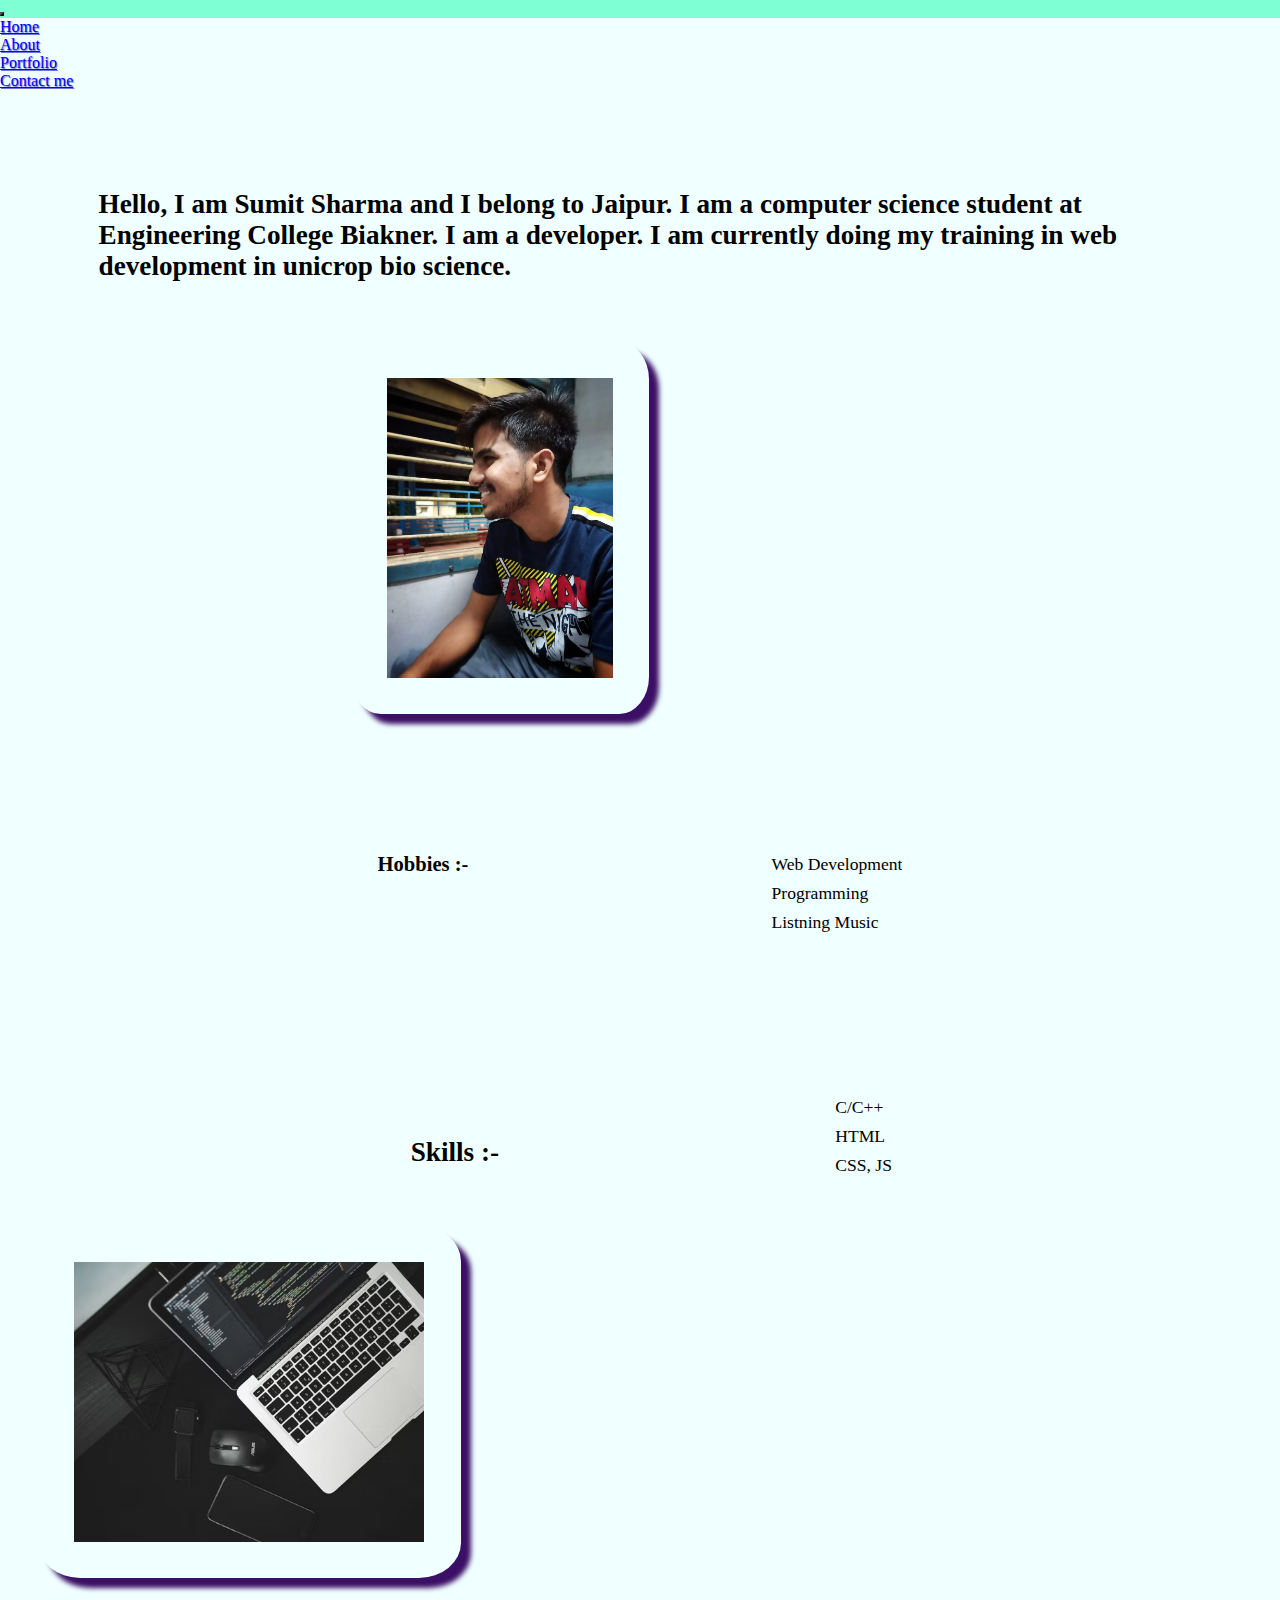
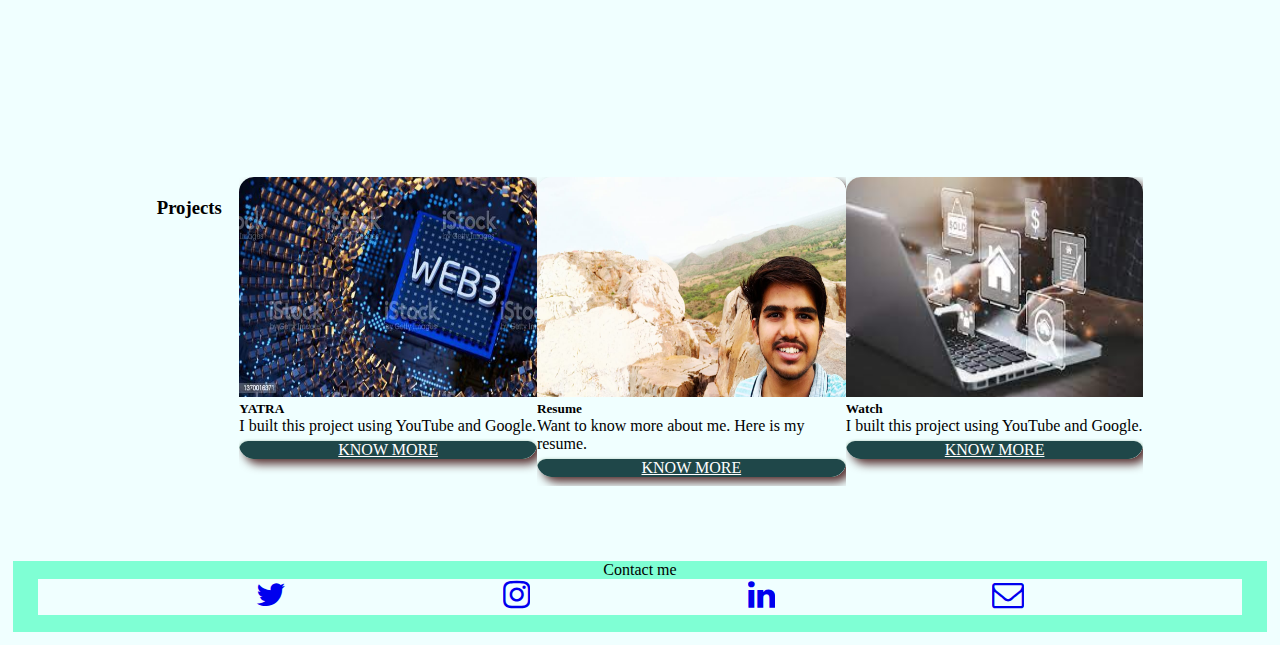
<file: index.html>
<!doctype html>
<html lang="en">

<head>
  <!-- Required meta tags -->
  <meta charset="utf-8">
  <meta name="viewport" content="width=device-width, initial-scale=1">

  <link rel="stylesheet" href="https://cdnjs.cloudflare.com/ajax/libs/font-awesome/4.7.0/css/font-awesome.min.css">

  <!-- Bootstrap CSS -->
  <link href="https://cdn.jsdelivr.net/npm/bootstrap@5.0.2/dist/css/bootstrap.min.css" rel="stylesheet"
    integrity="sha384-EVSTQN3/azprG1Anm3QDgpJLIm9Nao0Yz1ztcQTwFspd3yD65VohhpuuCOmLASjC" crossorigin="anonymous">

  <link rel="stylesheet" href="portfolio.css">
  <title>A Single Page</title>
</head>

<body>


  <section class="NavBar">
    <nav class="navbar navbar-expand-lg navbar-light">
      <div class="container-fluid">
        <!-- <a class="navbar-brand" href="#">Navbar</a> -->
        <button class="navbar-toggler" type="button" data-bs-toggle="collapse" data-bs-target="#navbarNav"
          aria-controls="navbarNav" aria-expanded="false" aria-label="Toggle navigation">
          <span class="navbar-toggler-icon"></span>
        </button>

        <div class="collapse navbar-collapse text-center justify-content-end" id="navbarNav">
          <ul class="navbar-nav ">
            <li class="nav-item">
              <a class="nav-link" href="#" aria-current="page">
                Home
              </a>
            </li>
            <li class="nav-item">
              <a class="nav-link" href="#">
                About
              </a>
            </li>
            <li class="nav-item">
              <a class="nav-link" href="#">
                Portfolio
              </a>
            </li>
            <li class="nav-item">
              <a class="nav-link" href="#contact">
                Contact me
              </a>
            </li>
          </ul>

        </div>
      </div>
    </nav>
  </section>



  <section class="aboutme">
    <!-- <div class="row"> -->
      <h1 class="textheader">
              Hello, I am Sumit Sharma and I belong to Jaipur. I am a computer science student at Engineering College Biakner. I am a developer. I am currently doing my training in web development in unicrop bio science.
      </h1>
    <!-- </div> -->
    <div class="row">
      <div class="col-lg-5">
        <img class="Sumit" src="Sumit.jpeg" alt="" height="300px">
      </div>
      <div class="col-lg-7 textlorem">
        <h3 class="ddd">Hobbies :-</h3>
        <ul>
          <li>
            Web Development
          </li>
          <li>
            Programming
          </li>
            Listning Music
        </ul>
      </div>
    </div>



    <div class="row aboutme2">
      <div class="col-lg-7 textlorem1">
       <h3 class="skills">Skills :-</h3>
       <ul>
        <li>
          C/C++
        </li>
        <li>
          HTML
        </li>
        <li>
          CSS, JS
        </li>
       </ul>
      </div>
      <div class="col-lg-5" >
        <img class="Sumit2" src="dev4.avif" alt="" width="350px">
      </div>
    </div>

  </section>


  <section class="cardz">
    
    <div class="row cardz">
      <h3 class="projects">Projects</h3>
      <div class="col-lg-3">
        <div class="card cardstyle">
          <img src="web1.jpg" alt="" height="220px" width="310px">
          <div class="card-body">
            <h5 class="card-title">YATRA</h5>
            <div class="card-text">
              I built this project using YouTube and Google.
            </div>
            <a href="tourism.html" target="_blank" class="btn btnstyle" >KNOW MORE</a>
          </div>

        </div>
      </div>
      <div class="col-lg-3">
        <div class="card cardstyle">
          <img src="sumit2.jpeg" alt="" height="220px" width="310px">
          <div class="card-body">
            <h5 class="card-title">Resume</h5>
            <div class="card-text">
              
              Want to know more about me. Here is my resume.

            </div>
            <a href="Resume.html" target="_blank" class="btn btnstyle">KNOW MORE</a>
          </div>

        </div>
      </div>
      <div class="col-lg-3">
        <div class="card cardstyle">
          <img src="web3.jfif" alt="" height="220px" width="310px">
          <div class="card-body">
            <h5 class="card-title">Watch</h5>
            <div class="card-text">
              I built this project using YouTube and Google.
            </div>
            <a href="watch.html" target="_blank" class="btn btnstyle">KNOW MORE</a>
          </div>

        </div>
      </div>
    </div>
  </section>



  <section class="footers">

    <div class="footer1" id="contact">
      Contact me
    </div>

    <footer class="footer2">

      <div class="col-lg-3">
        <div class="iconstyle">
          <a href="https://twitter.com/login" target="_blank"><i class="fa fa-twitter fa-2x" aria-hidden="true"></i></a>
        </div>
      </div>
      <div class="col-lg-3">
        <div class="iconstyle">
          <a href="https://www.instagram.com/?hl=en" target="_blank"><i class="fa fa-instagram fa-2x" aria-hidden="true"></i></a>
        </div>
      </div>
      <div class="col-lg-3">
        <div class="iconstyle">
          <a href="https://www.linkedin.com/signup" target="_blank"><i class="fa fa-linkedin fa-2x" aria-hidden="true"></i></a>
        </div>
      </div>
      <div class="col-lg-3">
        <div class="iconstyle">
          <a href="https://support.google.com/mail/answer/56256?hl=en" target="_blank"><i class="fa fa-envelope-o fa-2x" aria-hidden="true"></i></a>
        </div>
      </div>
    </footer>

  </section>

  <script src="https://cdn.jsdelivr.net/npm/bootstrap@5.0.2/dist/js/bootstrap.bundle.min.js"
    integrity="sha384-MrcW6ZMFYlzcLA8Nl+NtUVF0sA7MsXsP1UyJoMp4YLEuNSfAP+JcXn/tWtIaxVXM"
    crossorigin="anonymous"></script>


</body>

</html>
</file>
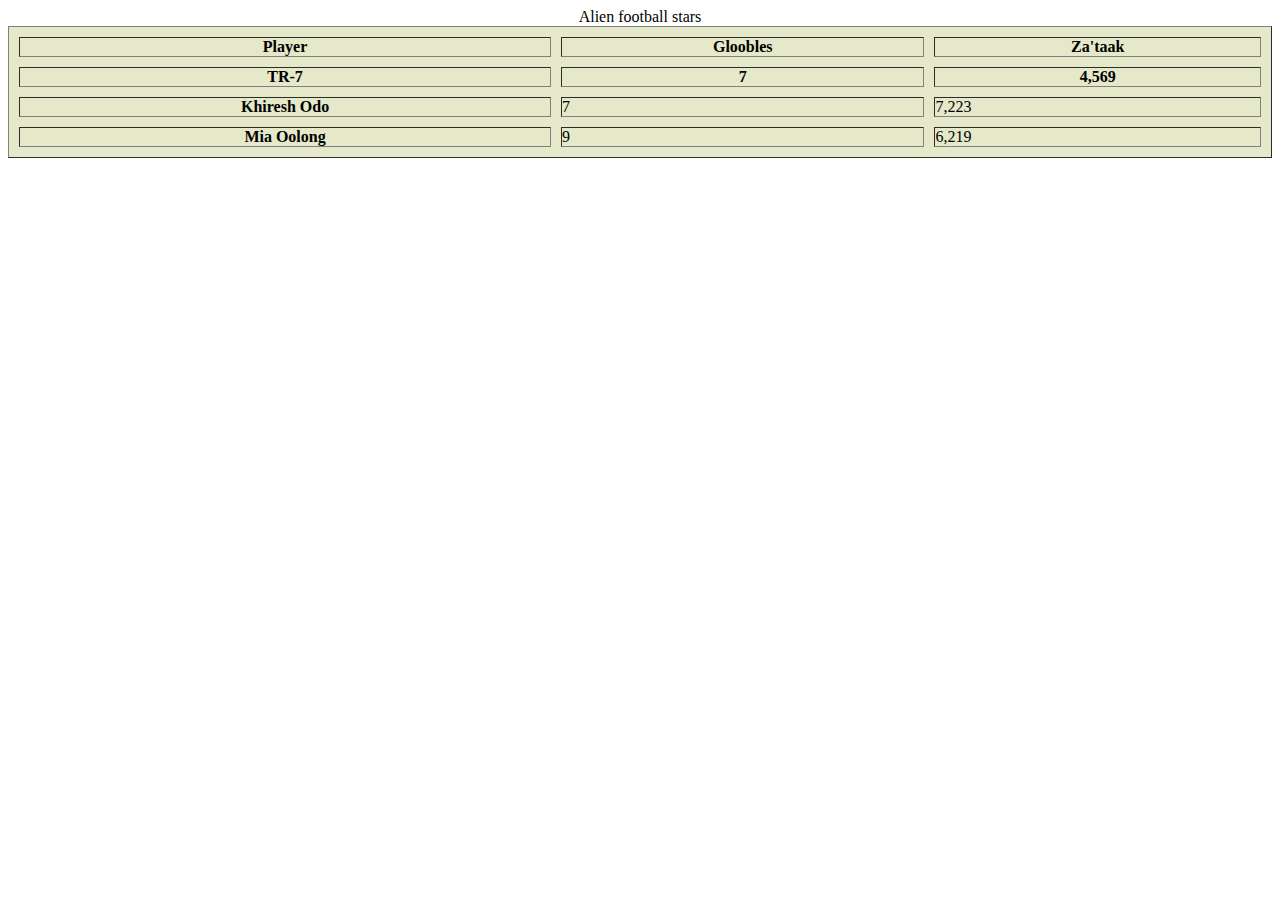
<file: demo.html>
<!DOCTYPE html>
<html lang="en">
<head>
    <meta charset="UTF-8">
    <meta http-equiv="X-UA-Compatible" content="IE=edge">
    <meta name="viewport" content="width=device-width, initial-scale=1.0">
    <title>Document</title>
</head>
<body>
    <table id="header" border="1" 
    width="100%" cellpadding="0" cellspacing="10" bgcolor="#E5E8C9">
        <caption>Alien football stars</caption>
        <tr>
            <th scope="col">Player</th>
            <th scope="col">Gloobles</th>
            <th scope="col">Za'taak</th>
        </tr>
        <tr>
            <th scope="row">TR-7</th>
            <th>7</th>
            <th>4,569</th>
        </tr>
        <tr>
            <th scope="row">Khiresh Odo</th>
            <td>7</td>
            <td>7,223</td>
        </tr>
        <tr>
            <th scope="row">Mia Oolong</th>
            <td>9</td>
            <td>6,219</td>
        </tr>
    </table>
</body>
</html>
</file>
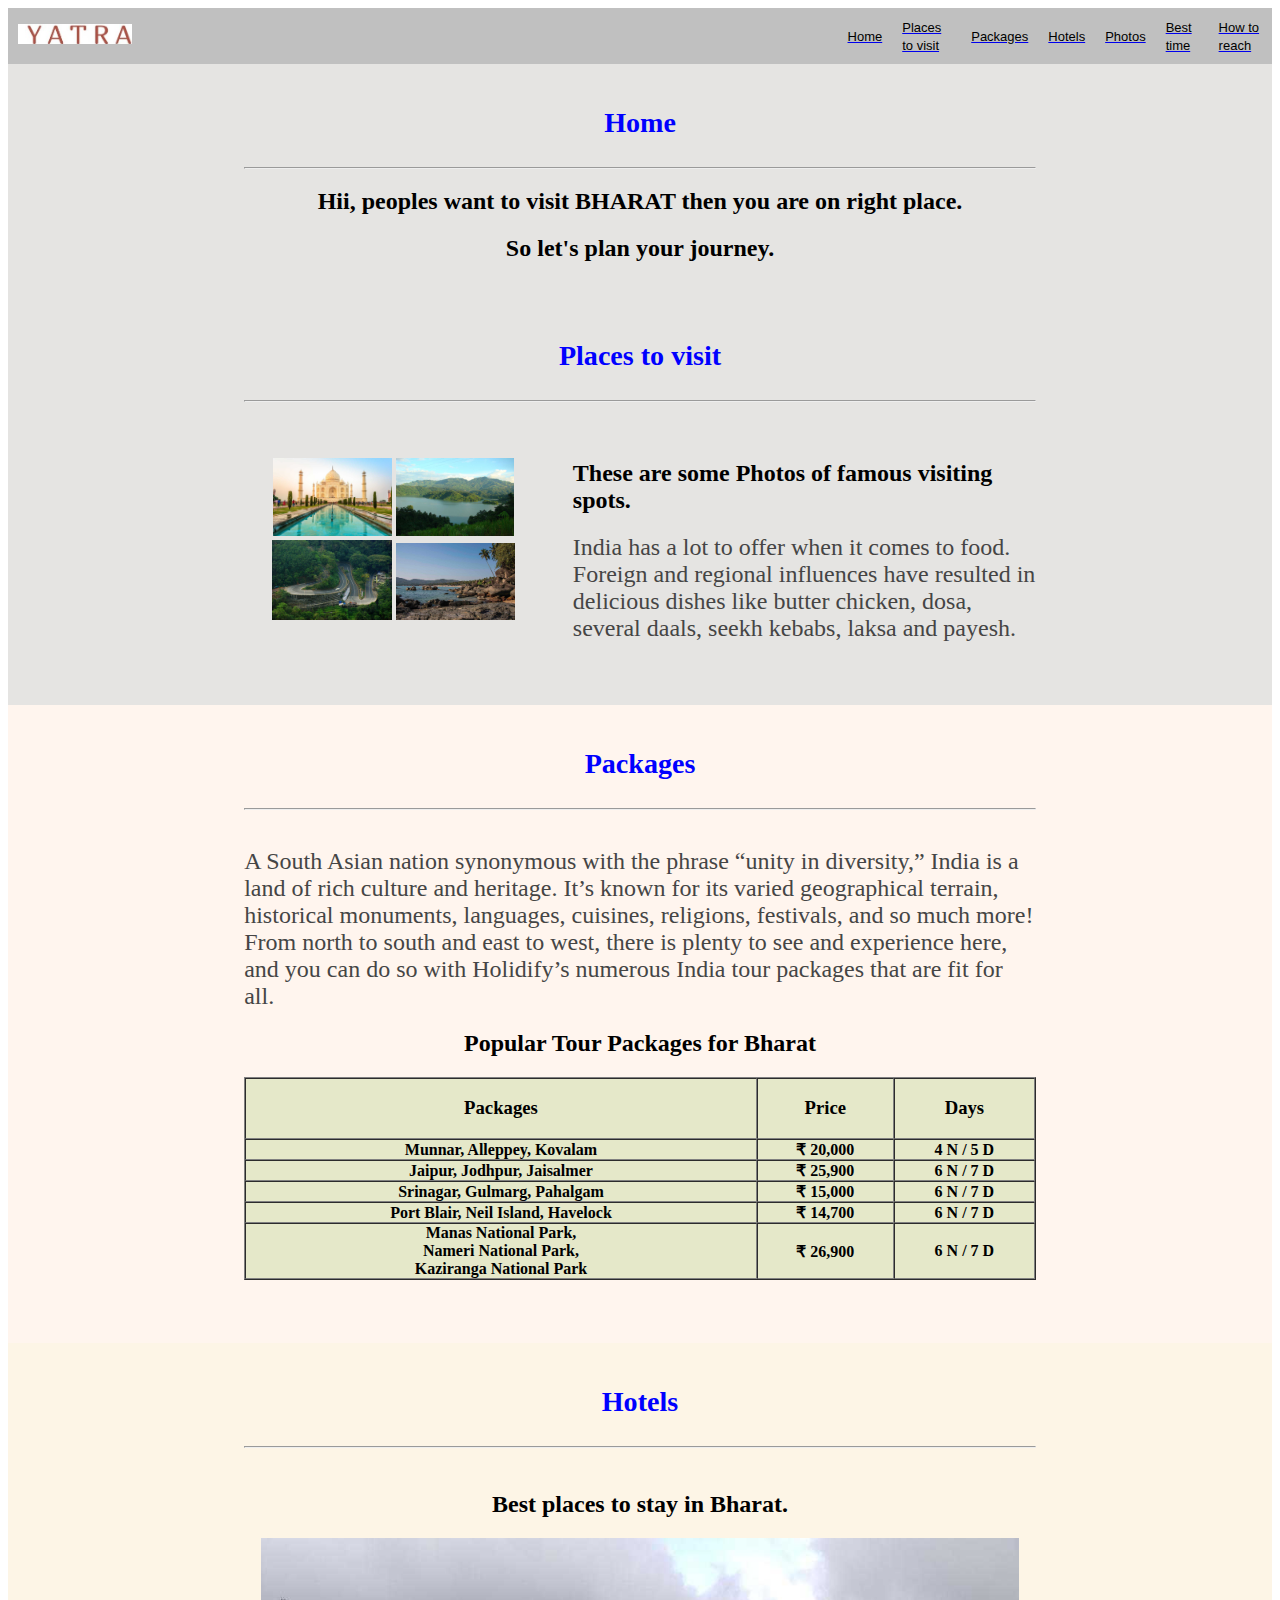
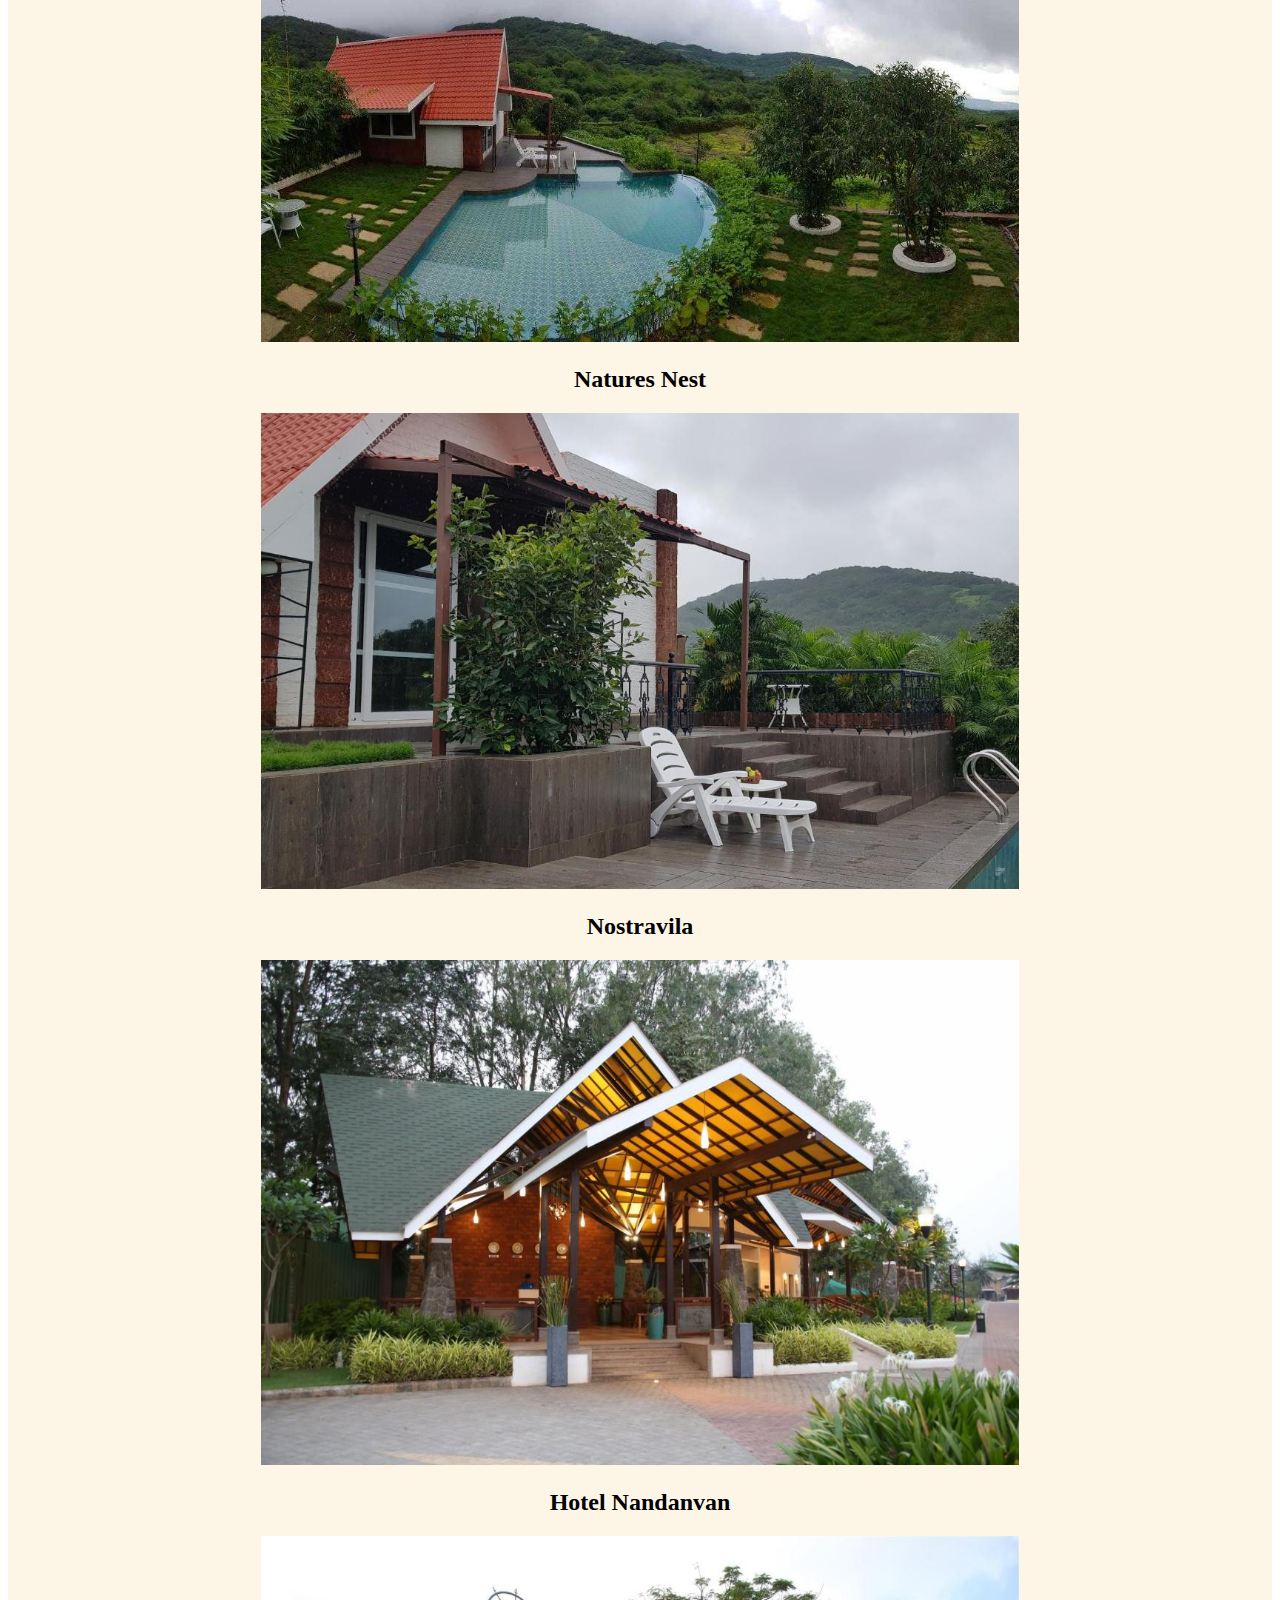
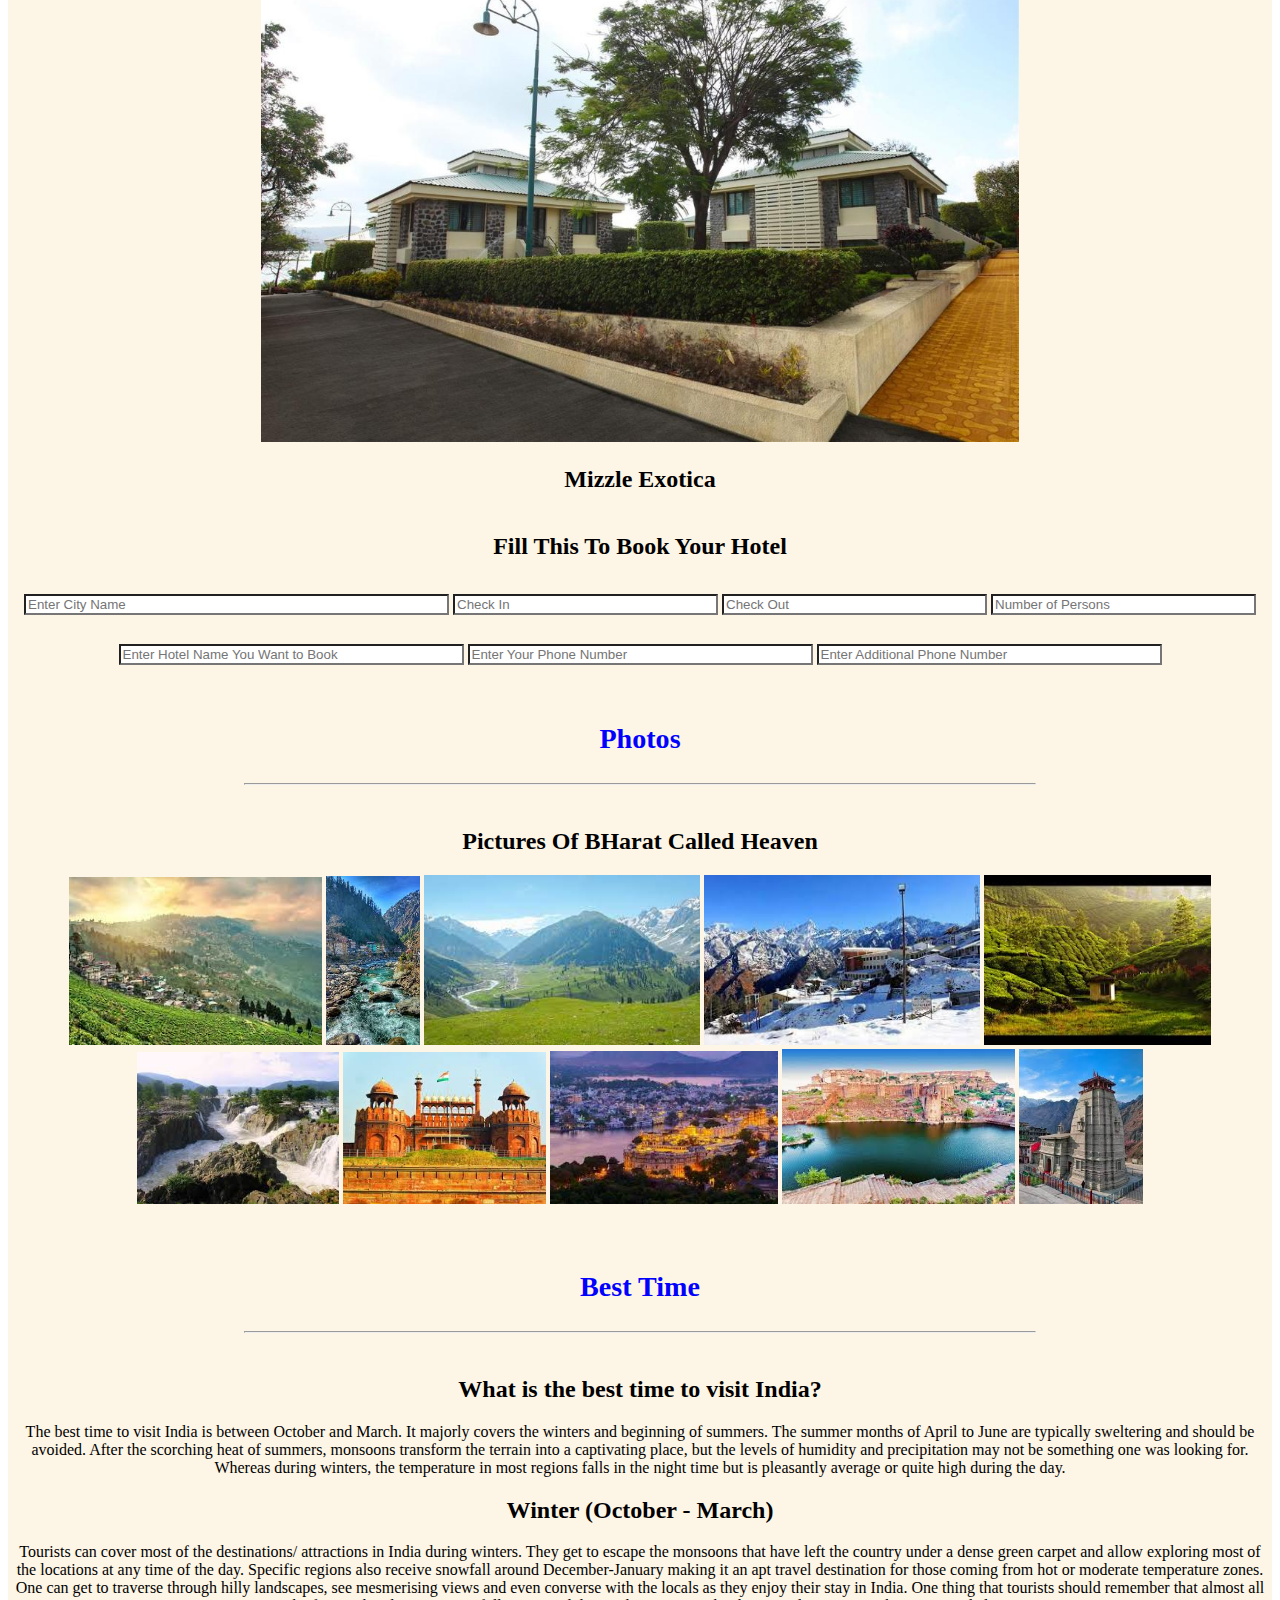
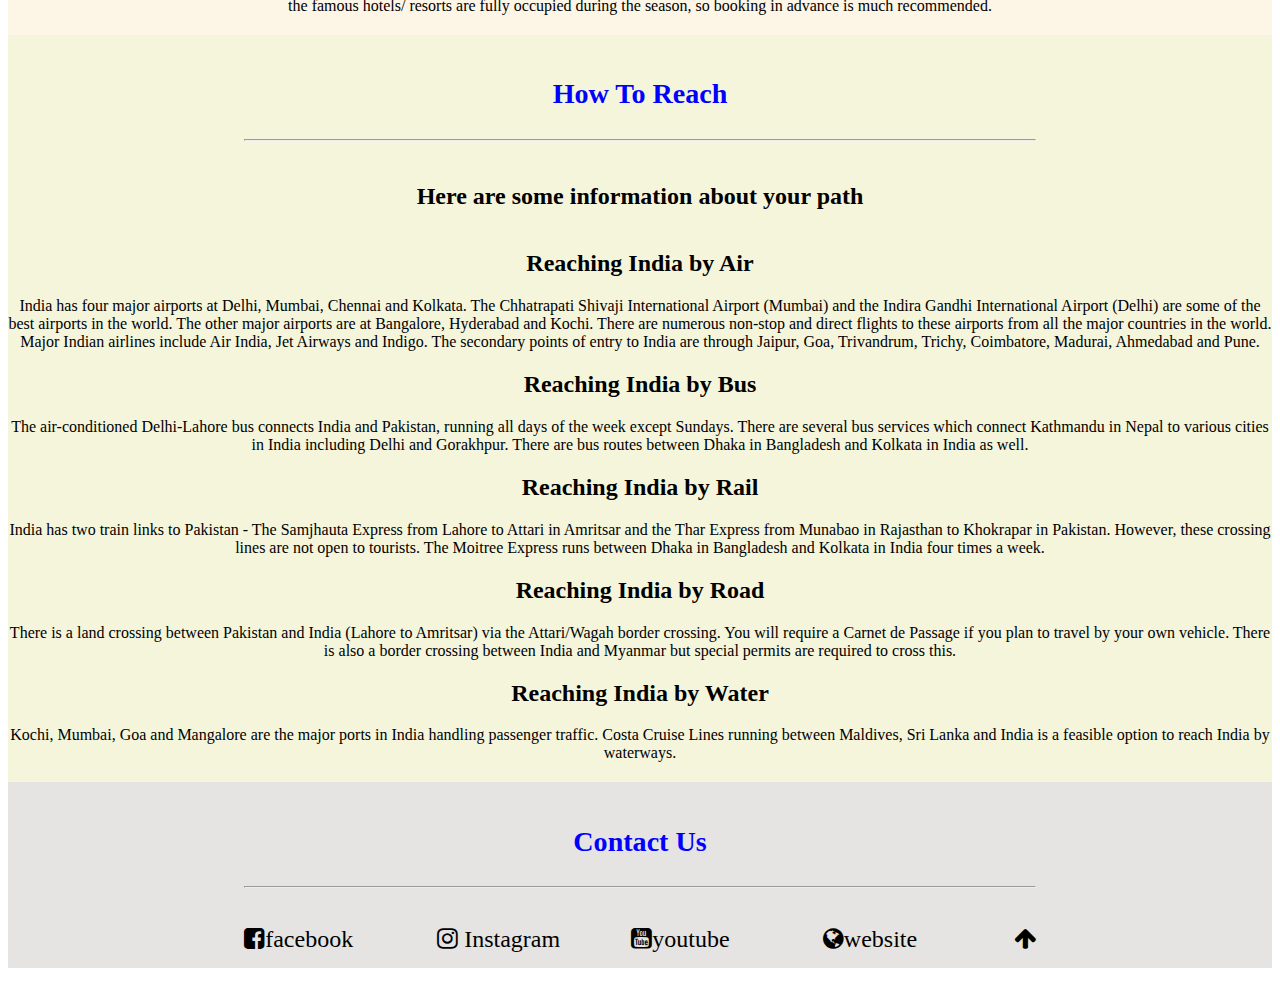
<file: tourism.html>
<!DOCTYPE html>
<html lang="en">
<head>
    <meta charset="UTF-8">
    <meta http-equiv="X-UA-Compatible" content="IE=edge">
    <meta name="viewport" content="width=device-width, initial-scale=1.0">
    <meta name="description" content="Fulfill your dream of visiting BHARAT.with us and enjoy and add some more joyful moments your memories. So plan your journey now.">
    <title>YATRA.com</title>
 <link rel="shortcut icon" href="favicon.ico" type="image/x-icon">
 <link  href="https://cdnjs.cloudflare.com/ajax/libs/font-awesome/4.7.0/css/font-awesome.min.css" rel="stylesheet">
</head>
<body>
   <!-- Start header -->
        <table id="header" border="0"
        width="100%" cellpadding="0" cellspacing="0" bgcolor="#C0C0C0">
        <tr>
           <td>
               <table border="0" cellpadding="10" cellspacing="0" >
                <tr>
                    <td>
                        <img src="img11.jpeg" height="20px" alt="Error">
                    </td>
                    <td width="55%">
                        &nbsp;
                    </td>
                    <td>
                        <a href="#home">
                            <font face="arial" color="black" size="2" align="center">Home</font>
                            
                        </a>
                    </td>
                    <td>
                        <a href="#places to visit">
                            <font face="arial" color="black" size="2">Places to visit</font>
                        </a>
                    </td>
                    <td>
                        <a href="#packages">
                            <font face="arial" color="black" size="2">Packages</font>
                        </a>
                    </td>
                    <td>
                        <a href="#hotels">
                            <font face="arial" color="black" size="2">Hotels</font>
                        </a>
                    </td>
                    <td>
                        <a href="#photos">
                            <font face="arial" color="black" size="2">Photos</font>
                        </a>
                    </td>
                    <td>
                        <a href="#best time">
                            <font face="arial" color="black" size="2">Best time</font>
                        </a>
                    </td>
                    <td>
                        <a href="#how to reach">
                            <font face="arial" color="black" size="2">How to reach</font>
                        </a>
                    </td>
                </tr>

               </table>
           </td> 
        </tr>

        </table>
   <!-- End header -->
    <!--Start home page  -->
    <table id="home" border="0"
        width="100%" cellpadding="0" cellspacing="0" bgcolor="#E5E4E2">
        <tr>
           <td>
               <table border="0" width="65%" cellpadding="15" cellspacing="0" align="center">
                    <tr>
                        <td height="10" align="center" valign="middle">
                            <font face="ariel" color="blue" size="5" ><h3>Home</h3></font>
                            <hr>
                            <h3>
                            <font face="ariel" color="black" size="5" >Hii, peoples want to visit BHARAT then you are on right place.</font>
                            </h3>
                            <h2>
                            <font face="ariel" color="black" size="5">So let's plan your journey. </font>
                            </h2>
                        </td>    
                    </tr>
                </table>
            </td>        
        </tr>
    </table>          
    <!-- End home page -->
    <!-- Start places to visit -->
    <table id="places to visit" border="0"
        width="100%" cellpadding="0" cellspacing="0" bgcolor="#E5E4E2">
        <tr>
           <td>
               <table border="0" width="65%" cellpadding="15" cellspacing="0" align="center">
                   <!-- Heading satrt -->
                    <tr>
                        <td height="10" align="center" valign="middle" colspan="2">
                            
                            <font face="ariel" color="blue" size="5" ><h3>Places to visit</h3></font>
                            <hr>
                           
                        </td>    
                    </tr>
                    <!-- heading end -->
                    <tr>
                        <td width="40%" align="center">
                            <img src="INDIA.jpg" alt="Tajmahal" width="40%" >
                            <img src="INDIA2.jpg" alt="Nature" width="39.4%" >
                            <img src="INDIA3.jpg" alt="Roads" width="40%" >
                            <img src="INDIA4.jpg" alt="Beaches" width="40%">
                        </td>
                        <td width="90%">
                            <h2>These are some Photos of famous visiting spots.</h2>
                            <font face="ariel" color="#454545" size="5" >India has a lot to offer when it comes to food. Foreign and regional influences have resulted in delicious dishes like butter chicken, dosa, several daals, seekh kebabs, laksa and payesh.
                        </font>
                        </td>
                    </tr>
                    <tr>
                        <td>
                            &nbsp;
                        </td>
                    </tr>
                </table>
            </td>        
        </tr>
    </table>
    <!-- End places to visit -->
    <!-- start packages -->
    <table id="packages" border="0"
        width="100%" cellpadding="0" cellspacing="0" bgcolor="#FFF5EE">
        <tr>
           <td>
               <table border="0" width="65%" cellpadding="15" cellspacing="0" align="center">
                   <!-- Package Heading satrt -->
                    <tr>
                        <td height="10" align="center" valign="middle" colspan="2">
                            
                            <font face="ariel" color="blue" size="5" ><h3>Packages</h3></font>
                            <hr>
                           
                        </td>    
                    </tr>
                    <!-- Package heading end -->
                    
                    <tr>
                        
                        <td width="90%">
                            
                            <font face="ariel" color="#454545" size="5" >A South Asian nation synonymous with the phrase “unity in diversity,” India is a land of rich culture and heritage. It’s known for its varied geographical terrain, historical monuments, languages, cuisines, religions, festivals, and so much more! From north to south and east to west, there is plenty to see and experience here, and you can do so with Holidify’s numerous India tour packages that are fit for all.
                            </font>
                            <br>
                           
                            <h2 align="middle">Popular Tour Packages for Bharat</h2>
                           
                                <table id="header" border="1" 
                                     width="100%" cellpadding="0" cellspacing="0" bgcolor="#E5E8C9">
                       
                                     <!-- <tr>
                                        <th scope="col"><h3>Packages</h3></th>
                                        <th scope="col"><h3>Price</h3></th>
                                        <th scope="col"><h3>Days</h3></th>
                                    </tr>
                                    <tr>    
                                        <th>Munnar, Alleppey, Kovalam</th>
                                        <th>₹ 20,000</th>
                                        <th>4 N / 5 D</th>                                       
                                    </tr>
                                    <tr>    
                                        <th>Jaipur, Jodhpur, Jaisalmer</th>
                                        <th>₹ 25,900</th>
                                        <th>6 N / 7 D</th>                                       
                                    </tr>
                                    <tr>    
                                        <th>Srinagar, Gulmarg, Pahalgam</th>
                                        <th>₹ 15,000</th>
                                        <th>6 N / 7 D</th>                                       
                                    </tr>
                                    <tr>    
                                        <th>Port Blair, Neil <br>Island, Havelock</th>
                                        <th>₹ 14,700</th>
                                        <th>6 N / 7 D</th>                                       
                                    </tr>
                                    <tr>    
                                        <th>Manas National Park,<br> Nameri National Park,<br> Kaziranga National Park</th>
                                        <th>₹ 26,900</th>
                                        <th>6 N / 7 D</th>              
                                    </tr>  -->
                           
                           
                                    
                                        <tag>
                                            <th><h3>Packages</h3></th>
                                            <th><h3>Price</h3></th>
                                            <th><h3>Days</h3></th> 
                                        <tag>   
                                        <tr>
                                        <th>
                                            Munnar, Alleppey, Kovalam</th>
                                            <th>₹ 20,000</th>
                                            <th>4 N / 5 D</th> 
                                        </tr>
                                        <tr>   
                                            <th>Jaipur, Jodhpur, Jaisalmer</th>
                                            <th>₹ 25,900</th>
                                            <th>6 N / 7 D</th>
                                        </tr>
                                        <tr>
                                            <th>
                                            Srinagar, Gulmarg, Pahalgam</th>
                                            <th>₹ 15,000</th>
                                            <th>6 N / 7 D</th>
                                        </tr>
                                        <tr>
                                            <th>    
                                            Port Blair, Neil Island,
                                            Havelock
                                            </th>
                                            <th>₹ 14,700</th>
                                            <th>6 N / 7 D</th>

                                        </tr>
                                        <tr>
                                            <th>    
                                            Manas National Park,<br>
                                            Nameri National Park,<br>
                                            Kaziranga National Park  
                                            </th>
                                            <th>₹ 26,900</th>
                                            <th>6 N / 7 D</th>
                                        </tr>
                                    </tag>
                            
                                </table>
                        </td>
                    </tr>
                    <tr>
                        <td>
                            &nbsp;
                        </td>
                    </tr>
                </table>
            </td>        
        </tr>
    </table>
<!-- end packages -->
<!--Start Hotels-->
<table id="hotels" border="0"
width="100%" cellpadding="0" cellspacing="0" bgcolor="#FDF5E6">
    <tr>
        <td>
            <!-- Start Heading -->
            <table border="0" width="65%" cellpadding="15" cellspacing="0" align="center">
                <tr>
                    <td height="10" align="center" valign="middle">
                    
                        <font face="ariel" color="blue" size="5" ><h3>Hotels</h3></font>
                        <hr>
                   
                    </td>    
                </tr>
            </table>
            <!-- End Heading -->
            <h2 align="middle">Best places to stay in Bharat.</h2>
            <tr>
                <td align="middle">
                    <img src="Hotel.jpg" alt="Hotels" width="60%">
                    <h2>Natures Nest</h2>
                    <img src="Hotel2.jpg" alt="Hotels" width="60%">
                    <h2>Nostravila</h2>
                    <img src="Hotel3.jpg" alt="Hotels" width="60%">
                    <h2>Hotel Nandanvan</h2>
                    <img src="Hotel4.jpg" alt="Hotels" width="60%">
                    <h2>Mizzle Exotica</h2>
                </td>    
            </tr>
            <tr>
                <td align="center" valign="middle">    
                    <h2>Fill This To Book Your Hotel</h2>
                </td>
            </tr>        
            <form class="form-inline city-hotel-input">
                <tr>
                    <td height="50" align="center" valign="middle">
                        <input type="text" id="destination" type="search" placeholder="Enter City Name" size="50" aria-label="Search" autocomplete="off" spellcheck="false" dir="auto" style="position: relative; vertical-align: top; background-color: white;">
                        <input type="text" id="date" placeholder="Check In" size="30" autcomplete="off" style="position: relative; vertical-align: top; background-color: white;">
                        <input type="text" id="date" placeholder="Check Out" size="30" autcomplete="off" style="position: relative; vertical-align: top; background-color: white;">
                        <input type="text" id="date" placeholder="Number of Persons " size="30" autcomplete="off" style="position: relative; vertical-align: top; background-color: white;">
                    </td>
                </tr>    
                <tr>
                    <td height="50" align="center" valign="middle">
                        <input type="text" id="date" placeholder="Enter Hotel Name You Want to Book" size="40" autcomplete="off" style="position: relative; vertical-align: top; background-color: white;">
                        <input type="text" id="destination" type="search" placeholder="Enter Your Phone Number" size="40" aria-label="Search" autocomplete="off" spellcheck="false" dir="auto" style="position: relative; vertical-align: top; background-color: white;">
                        <input type="text" id="date" placeholder="Enter Additional Phone Number" size="40" autcomplete="off" style="position: relative; vertical-align: top; background-color: white;">
                    </td>
                </tr>    
            </form>   
        </td>
    </tr>        
</table>
<!-- End Hotels -->
<!-- Start Photos -->
<table id="photos" border="0" width="100%" cellspacing="0" cellpadding="0" bgcolor="#FDF5E6">
    <tr>
        <td>
            <table border="0" width="65%" cellspacing="0" cellpadding="15" align="center">
                <tr>
                    <td align="center" valign="middle">
                        <font face="ariel" color="blue" size="5"><h3>Photos</h3></font>
                        <hr>
                    </td>
                </tr>
            </table>
            <h2 align="center">Pictures Of BHarat Called Heaven</h2>
            <tr>
                <td align="center" valign="middle">
                    <img src="pic.jfif" alt="nature" width="20%">
                    <img src="pic2.jfif" alt="nature"width="7.5%">
                    <img src="pic3.jfif" alt="nature"width="21.8%">
                    <img src="pic4.jfif" alt="nature"width="21.8%">
                    <img src="pic5.jfif" alt="nature"width="18%">
                    <img src="pic6.jfif" alt="nature"width="16%">
                    <img src="pic7.jfif" alt="nature"width="16%">
                    <img src="pic8.jfif" alt="nature"width="18.1%">
                    <img src="pic9.jfif" alt="nature"width="18.4%">
                    <img src="pic10.jfif" alt="nature"width="9.8%">
                    <tr>
                        <td height="20"></td>
                    </tr>
                </td>
            </tr>
        </td>
    </tr>
</table>
<!-- End Photos -->
<!-- Best Time -->
<table id="best time" width="100%" border="0" cellspacing="0" cellpadding="0" bgcolor="#FDF5E6">
    <tr>
        <td>
            <table border="0" width="65%" cellspacing="0" cellpadding="15" align="center">
                <tr>
                    <td align="center" valign="middle">
                        <font face="ariel" color="blue" size="5"><h3>Best Time</h3></font>
                        <hr>
                    </td>
                </tr>
            </table>
                <h2 align="center" valign="middle">What is the best time to visit India?</h2>
                <tr>
                    <td align="center" valign="middle">
                        The best time to visit India is between October and March. It majorly covers the winters and beginning of summers. The summer months of April to June are typically sweltering and should be avoided. After the scorching heat of summers, monsoons transform the terrain into a captivating place, but the levels of humidity and precipitation may not be something one was looking for. Whereas during winters, the temperature in most regions falls in the night time but is pleasantly average or quite high during the day.
                        <h2>Winter (October - March)</h2> 
                        Tourists can cover most of the destinations/ attractions in India during winters. They get to escape the monsoons that have left the country under a dense green carpet and allow exploring most of the locations at any time of the day. Specific regions also receive snowfall around December-January making it an apt travel destination for those coming from hot or moderate temperature zones. One can get to traverse through hilly landscapes, see mesmerising views and even converse with the locals as they enjoy their stay in India. One thing that tourists should remember that almost all the famous hotels/ resorts are fully occupied during the season, so booking in advance is much recommended.
                    </td>
                    <tr><td height="20"></td></tr>
                </tr>
        </td>
    </tr>
</table>
<!-- End Best Time -->
<!-- Start How To Reach -->
<table id="how to reach" width="100%" border="0" cellspacing="0" cellpadding="0" bgcolor="#F5F5DC">
    <tr>
        <td>
            <table border="0" width="65%" cellspacing="0" cellpadding="15" align="center">
                <tr>
                    <td align="center" valign="middle">
                        <font face="ariel" color="blue" size="5"><h3>How To Reach</h3></font>
                        <hr>
                    </td>
                </tr>
            </table>
                <h2 align="center" valign="middle">Here are some information about your path</h2>
                <tr>
                    <td align="center" valign="middle">
                        <h2>Reaching India by Air</h2>
                        India has four major airports at Delhi, Mumbai, Chennai and Kolkata. The Chhatrapati Shivaji International Airport (Mumbai) and the Indira Gandhi International Airport (Delhi) are some of the best airports in the world. The other major airports are at Bangalore, Hyderabad and Kochi. There are numerous non-stop and direct flights to these airports from all the major countries in the world. Major Indian airlines include Air India, Jet Airways and Indigo. The secondary points of entry to India are through Jaipur, Goa, Trivandrum, Trichy, Coimbatore, Madurai, Ahmedabad and Pune.
                        
                        <h2>Reaching India by Bus</h2>
                        The air-conditioned Delhi-Lahore bus connects India and Pakistan, running all days of the week except Sundays. There are several bus services which connect Kathmandu in Nepal to various cities in India including Delhi and Gorakhpur. There are bus routes between Dhaka in Bangladesh and Kolkata in India as well.
                        
                        <h2>Reaching India by Rail</h2>
                        India has two train links to Pakistan - The Samjhauta Express from Lahore to Attari in Amritsar and the Thar Express from Munabao in Rajasthan to Khokrapar in Pakistan. However, these crossing lines are not open to tourists. The Moitree Express runs between Dhaka in Bangladesh and Kolkata in India four times a week.
                        
                        <h2>Reaching India by Road</h2>
                        There is a land crossing between Pakistan and India (Lahore to Amritsar) via the Attari/Wagah border crossing. You will require a Carnet de Passage if you plan to travel by your own vehicle. There is also a border crossing between India and Myanmar but special permits are required to cross this.
                        
                        <h2>Reaching India by Water</h2>
                        Kochi, Mumbai, Goa and Mangalore are the major ports in India handling passenger traffic. Costa Cruise Lines running between Maldives, Sri Lanka and India is a feasible option to reach India by waterways.  
                    </td>
                    <tr><td height="20"></td></tr>
                </tr>
        </td>
    </tr>
</table>
<!-- End How to Reach -->
<!-- Start Contact Us -->
<table id="header" width="100%" cellpadding="0" cellspacing="0" bgcolor="#E5E4E2">
    <tr>
        <td>
            <table width="65%" cellspacing="0" cellpadding="15" align="center">
                <tr>
                    <td align="center" valign="middle">
                        <font face="ariel" color="blue" size="5"><h3>Contact Us</h3></font>
                        <hr>
                    </td>
                </tr>
                    <table width="65%" cellspacing="0" cellpadding="15" align="center">
                        <tr>
                            <td width="25%" valign="top">
                                <font face="ariel" color="black" size="5"><span class="fa fa-facebook-square" aria-hidden="true"></span>facebook</font> 
                            </td>
                            <td width="25%" valign="top">
                                <font face="ariel" color="black" size="5"><span class="fa fa-instagram" aria-hidden="true"></span> Instagram</font>
                            </td>
                            <td width="25%" valign="top">
                                <font face="ariel" color="black" size="5"><span class="fa fa-youtube-square" aria-hidden="true"></span>youtube</font>
                            </td>
                            <td width="25%" valign="top">
                                <font face="ariel" color="black" size="5"><span class="fa fa-globe" aria-hidden="true"></span>website</font>
                            </td>
                            <td>
                                <a href="#header">
                                    <font face="ariel" color="black" size="5">
                                        <span class="fa fa-arrow-up" aria-hidden="true"></span>
                                    </font>
                                </a>
                            </td>
                        </tr>
                    </table>
            </table>
        </td>
    </tr>
</table>
<!-- End Contact Us -->
</body>
</html>
<pre>
</pre>
</file>
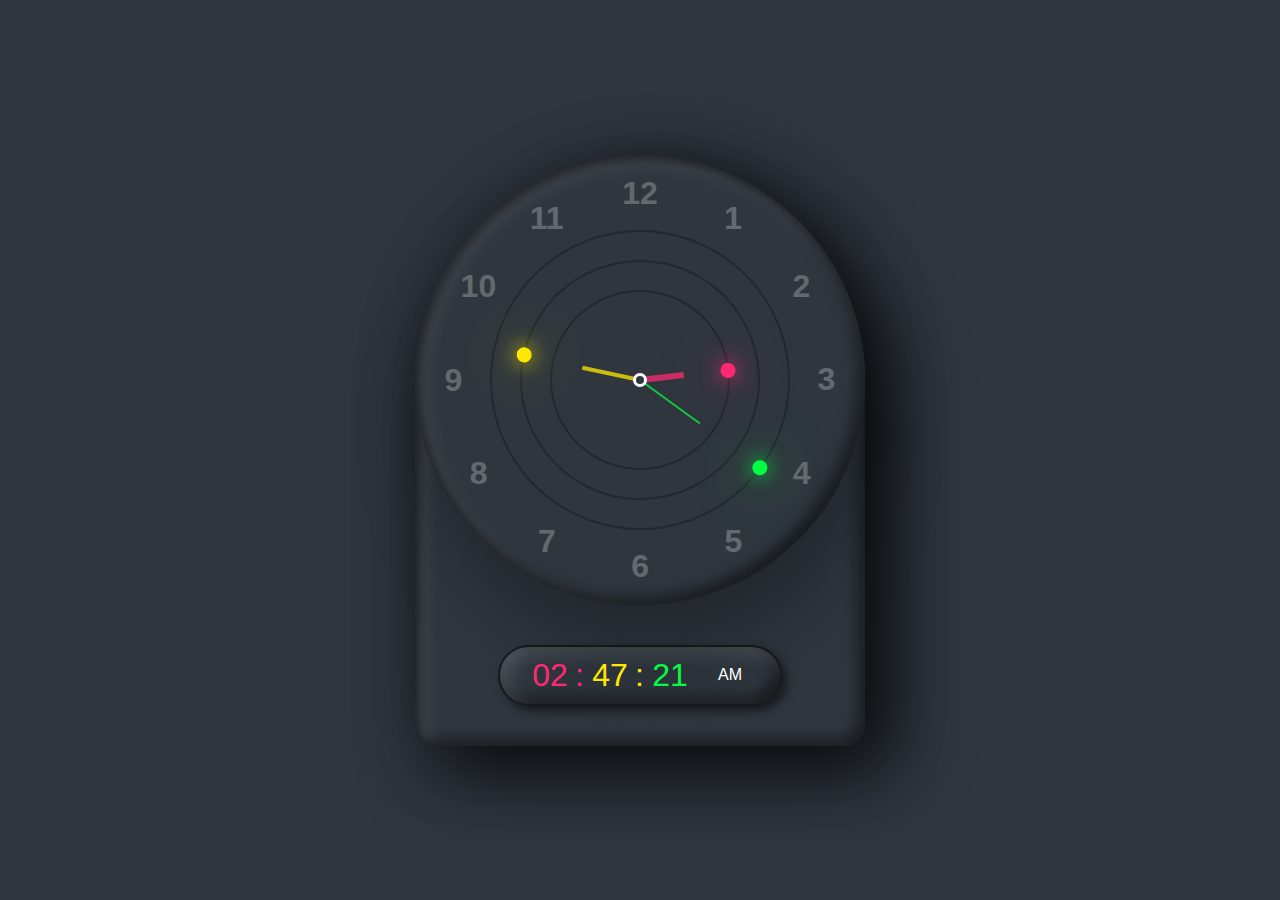
<file: watch.html>
<!DOCTYPE html>
<html lang="en">
<head>
    <meta charset="UTF-8">
    <meta http-equiv="X-UA-Compatible" content="IE=edge">
    <meta name="viewport" content="width=device-width, initial-scale=1.0">
    <title>CLOCK</title>
    <link rel="stylesheet" href="watch.css">
</head>
<body>
    <div class="container">
        <div class="clock">

            <div class="circle" id="sc"  style="--clr:#04fc43;"><i></i></div>
            <div class="circle circle2"  id="mn" style="--clr:#fee800;"><i></i></div>
            <div class="circle circle3" id="hr" style="--clr:#ff2972;"><i></i></div>

            <span style="--i:1;"><b>1</b></span>
            <span style="--i:2;"><b>2</b></span>
            <span style="--i:3;"><b>3</b></span>
            <span style="--i:4;"><b>4</b></span>
            <span style="--i:5;"><b>5</b></span>
            <span style="--i:6;"><b>6</b></span>
            <span style="--i:7;"><b>7</b></span>
            <span style="--i:8;"><b>8</b></span>
            <span style="--i:9;"><b>9</b></span>
            <span style="--i:10;"><b>10</b></span>
            <span style="--i:11;"><b>11</b></span>
            <span style="--i:12;"><b>12</b></span>
        </div>

        <!-- Digital Clock -->
        <div id = "time">
        <div id="hours" style="--clr:#ff2972;">00</div>
        <div id="minutes" style="--clr:#fee800;">00</div>
        <div id="seconds" style="--clr:#04fc43;">00</div>
        <div id="ampm">00</div>
        </div>

    </div>
    <script>
        let hr = document.querySelector('#hr');
        let mn = document.querySelector('#mn');
        let sc = document.querySelector('#sc');

        setInterval(() => {
            
        let day = new Date();
        let hh = day.getHours() * 30;
        let mm = day.getMinutes() * 6;
        let ss = day.getSeconds() * 6;

        hr.style.transform = `rotateZ(${hh+(mm/12)}deg)`;
        mn.style.transform = `rotateZ(${mm}deg)`;
        sc.style.transform = `rotateZ(${ss}deg)`;

         //Digital Clock
         let hours = document.getElementById('hours');
        let minutes = document.getElementById('minutes');
        let seconds = document.getElementById('seconds');
        let ampm = document.getElementById('ampm');

            let h = new Date().getHours();
            let m = new Date().getMinutes();
            let s = new Date().getSeconds();
            let am = h>=12 ? "PM" : "AM";

            //convert 24hr clock to 12hr clock
            if (h>12){
                h = h-12;
            }

            // add 0 before single digit number
            h = (h<10)  ? "0" + h : h
            m = (m<10)  ? "0" + m : m
            s = (s<10)  ? "0" + s : s

            hours.innerHTML = h;
            minutes.innerHTML = m;
            seconds.innerHTML = s;
            ampm.innerHTML = am;
        });

       
    </script>
</body>
</html>
</file>
<file: portfolio.css>
* {
    margin: 0;
    padding: 0;
    overflow-x: hidden;
    background-color: azure;
}


.navbar-light {
    background-color: rgb(222, 190, 190);
}

.container-fluid {
    background-color: aquamarine;
    padding: 0%;
}

/* ul.navbar-nav {
    position: relative;
    left:50%;
} */

.nav-item {
    margin-right: 80px;
    text-shadow: 1px 1px 1px rgb(113, 113, 230);
}

/* .navbar .navbar-nav .nav-link:hover {
    color: #000000;
  }
  .navbar .navbar-nav .nav-link {
    color: #000000;
    font-size: 1.1em;
  }
  @media only screen and (min-width: 992px) {
    .navbar {
      padding: 0;
    }
    .navbar .navbar-brand {
      padding: 0 0.7em;
    }
    .navbar .navbar-nav .nav-link {
      padding: 1em 0;
    }
    .navbar .navbar-nav .nav-item {
      margin: 80 1em;
    }
  }
  .navbar .navbar-nav .nav-item {
    position: relative;
  } */
/* .navbar .navbar-nav .nav-item::after {
    position: absolute;
    bottom: 0;
    left: 0;
    right: 0;
    margin: auto;
    background-color: #000000;
    width: 0%;
    content: "";
    height: 4px;
  }
  .navbar .navbar-nav .nav-item:hover::after {
    width: 100%;
   }  */

.navbar .navbar-nav .nav-item {
    position: relative;
}

.navbar .navbar-nav .nav-item::after {
    content: "";
    position: absolute;
    left: 0;
    bottom: 0;
    width: 0;
    height: 4px;
    background-color: rgb(226, 83, 83);
    transition: all 0.5s;
}

.navbar .navbar-nav .nav-item:hover:after {
    width: 100%;
    background-color: rgb(23, 126, 16);
}


@media (max-width:991px) {
    .aboutme2 {
        display: flex;
        flex-direction: column-reverse;
    }

}


/* .navbar-brand {
    font-size: 2rem;
    color: rgb(68, 61, 61);
} */

/* .ms-auto{
    
    padding-right: 1%;
    margin-right: 3%;
    position: relative;
} */



.aboutme {
    margin: 3%;
}

h1 {
    display: flex;
    font-size: 2em;
    margin-top: 0.67em;
    margin-bottom: 0.67em;
    margin-left: 0;
    margin-right: 0;
    font-weight: bold;
    justify-content: space-evenly;
    align-items: center;
}

.skills{
    margin-top: 2%;
    padding: 2%;
    font-size: 1.7rem;
}

.projects{
    padding: 2%;
    margin-bottom: 2%;
    display: flex;
    justify-content: space-evenly;
    align-items: space-evenly;
}


.textheader {
    margin-top: 2%;
    padding: 2%;
    margin: 3%;
    font-size: 1.7rem;
}

.textlorem {
    margin-top: 5%;
    padding: 3%;
    font-size: 1.1rem;
    line-height: 1.8rem;
    display: flex;
    justify-content: space-evenly;
    align-items: space-evenly;
}

.textlorem1 {
    margin-top: 5%;
    padding: 3%;
    font-size: 1.1rem;
    line-height: 1.8rem;
    display: flex;
    justify-content: space-evenly;
    align-items: space-evenly;
}


.Sumit {
    border: 2px rgb(59, 15, 101);
    box-shadow: 10px 10px 5px rgb(59, 15, 101);
    margin-left: 26%;
    margin-bottom: 3%;
    padding: 3%;
    border-radius: 10%;
    transition: all 1s;
}

.Sumit:hover {
    transform: translateY(-3px);
    box-shadow: 0 6px 8px rgb(89, 228, 89);
}



.Sumit2 {
    border: 2px rgb(59, 15, 101);
    box-shadow: 10px 10px 5px rgb(59, 15, 101);
    padding: 3%;
    margin-bottom: 10%;
    border-radius: 10%;
    transition: all .5s;
}

.Sumit2:hover {
    transform: translateY(-3px);
    box-shadow: 0 6px 8px rgb(44, 226, 44);
}

.aboutme2 {
    margin-top: 2%;
}

.cardstyle {
    box-shadow: 5px 5px 10px rgb(86, 48, 48);  
}

.btnstyle {
    background-color: rgb(31, 71, 73);
    /* position: relative;
    left: 20%; */
    display: flex;
    justify-content: space-evenly;
    align-items: space-evenly;
    color: #fff;
    border-radius: 9px;
    box-shadow: 0 2px 4px rgb(57, 99, 57);
    transition: all .5s;
}

.btnstyle:hover {
    font-family: cursive;
    color: rgb(232, 194, 137);
    transform: translateY(-3px);
    box-shadow: 0 6px 8px rgb(57, 99, 57);
}

.btnstyle:active {
    transform: translateY(3px);
    box-shadow: 0 1px 1px rgb(57, 99, 57);
}

.cardz {
    margin: 3%;
    display: flex;
    justify-content: space-evenly;
    align-items: space-evenly;
}

.card {
    border-radius: 15px;
    transition: all .5s;
    margin-bottom: 3%;
}

.card-text{
    margin-bottom: 2%;
}


.card:hover {
    transform: translatex(6px);
    box-shadow: 0 6px 8px rgb(13, 240, 13);
}

.footers {
    margin: 1%;
    background-color: aquamarine;
}

.footer1 {
    background-color: aquamarine;
    /* font-size: 1.3rem; */
    display: flex;
    justify-content: space-evenly;
    align-items: space-evenly;
}

.footer2 {

    margin-bottom: 1.4%;
    margin-left: 2%;
    margin-right: 2%;
    display: flex;
    justify-content: space-evenly;
    align-items: space-evenly;

}

.iconstyle {
    display: flex;
    justify-content: space-evenly;
    align-items: space-evenly;
}

/* @media (max-width:991px) {
    
    .ul.navbar-nav{
        justify-content: center;
        align-items: center;
    }
} */

@media (max-width:991px){
    
   .col-lg-5{
        display: flex;
        justify-content: space-evenly;
        align-items: space-evenly;
    }
    .Sumit {
        border: 2px rgb(59, 15, 101);
        box-shadow: 10px 10px 5px rgb(59, 15, 101);
        margin-left: 0%;
        padding: 3%;
        border-radius: 10%;
    }
    .nav-item {
        margin-right: 0px;
        text-shadow: 1px 1px 1px rgb(113, 113, 230);
    }
}
</file>
<file: watch.css>
*
{
    margin: 0;
    padding: 0;
    box-sizing: border-box;
    font-family: 'poppins', sans-serif;
}
body
{
    display: flex;
    justify-content: center;
    align-items: center;
    min-height: 100vh;
    background: #2f363e;
}
.container
{
    position: relative;
    background: #2f363e;
    /* min-height: 500px; */
    border-radius: 20px;
    border-top-left-radius: 225px;
    border-top-right-radius: 225px;
    box-shadow: 25px 25px 75px rgba(0,0,0,0.75),
    10px 10px 70px rgba(0,0,0,0.25),
    inset 5px 5px 10px rgba(0,0,0,0.5),
    inset 5px 5px 20px rgba(25255,25255,25255,0.2),
    inset -5px -5px 15px rgba(0,0,0,0.75);
    display: flex;
    justify-content: center;
    align-items: center;
    flex-direction: column;
}
.clock
{
    position: relative;
    width: 450px;
    height: 450px;
    background: #2f363e;
    border-radius: 50%;
    box-shadow: 10px 50px 70px rgba(0,0,0,0.25),
    inset 5px 5px 10px rgba(0,0,0,0.5),
    inset 5px 5px 20px rgba(255,255,255,0.2),
    inset -5px -5px 15px rgba(0,0,0,0.75);
    display: flex;
    justify-content: center;
    align-items: center;
    margin-bottom: 40px;
}
.clock::before
{
    content: '';
    position: absolute;
    width: 8px;
    height: 8px;
    background: #2f363e;
    border: 3px solid #fff;
    border-radius: 50%;
    z-index: 100000;
}
.clock span
{
    position: absolute;
    inset: 20px;
    color: #fff;
    text-align: center;
    transform: rotate(calc(30deg * var(--i)));
}
.clock span b
{
    font-size: 2em;
    opacity: 0.25;
    font-weight: 600;
    display: inline-block;
    transform: rotate(calc(-30deg * var(--i)));
}
.circle
{
    position: absolute;
    width: 300px;
    height: 300px;
    border: 2px solid rgba(0,0,0,0.25);
    border-radius: 50%;
    display: flex;
    justify-content: center;
    align-items: flex-start;
    z-index: 10;
}
.circle i
{
    position: absolute;
    width: 6px;
    height: 50%;
    background: var(--clr);
    opacity: 0.75;
    transform-origin: bottom;
    transform: scaleY(0.5);
}
.circle:nth-child(1) i
{
    width: 2px;
}
.circle:nth-child(2) i
{
    width: 4px;
}
.circle:nth-child(3) i
{
    width: 6px;
}
.circle2
{
    width: 240px;
    height: 240px;
    z-index: 9;
}
.circle3
{
    width: 180px;
    height: 180px;
    z-index: 8;
}
.circle::before
{
    content: '';
    position: absolute;
    top: -8.5px;
    width: 15px;
    height: 15px;
    border-radius: 50%;
    background: var(--clr);
    box-shadow: 0 0 20px var(--clr),
    0 0 60px var(--clr);
}

/* Digital Clock Style */
#time
{
    margin-bottom: 40px;
    display: flex;
    padding: 10px 20px;
    font-size: 2em;
    font-weight: 600;
    border: 2px solid rgba(0,0,0,0.5);
    border-radius: 40px;
    box-shadow: 5px 5px 10px rgba(0,0,0,0.5),
    inset 5px 5px 20px rgba(255,255,255,0.2),
    inset -5px -5px 15px rgba(0,0,0,0.75);
}
#time div
{
    position: relative;
    width: 60px;
    text-align: center;
    font-weight: 500;
    color: var(--clr);
}
#time div:nth-child(1)::after,
#time div:nth-child(2)::after
{
    content: ':';
    position: absolute;
    right: -4px;
}
#time div:last-child
{
    font-size: 0.5em;
    display: flex;
    justify-content: center;
    align-items: center;
    color: #fff;
}
#time div:nth-child(2)::after
{
    animation: animate 1s steps(1) infinite;
}
@keyframes animate
{
    0%
    {
        opacity: 1;
    }
    50%
    {
        opacity: 0;
    }
}
</file>
